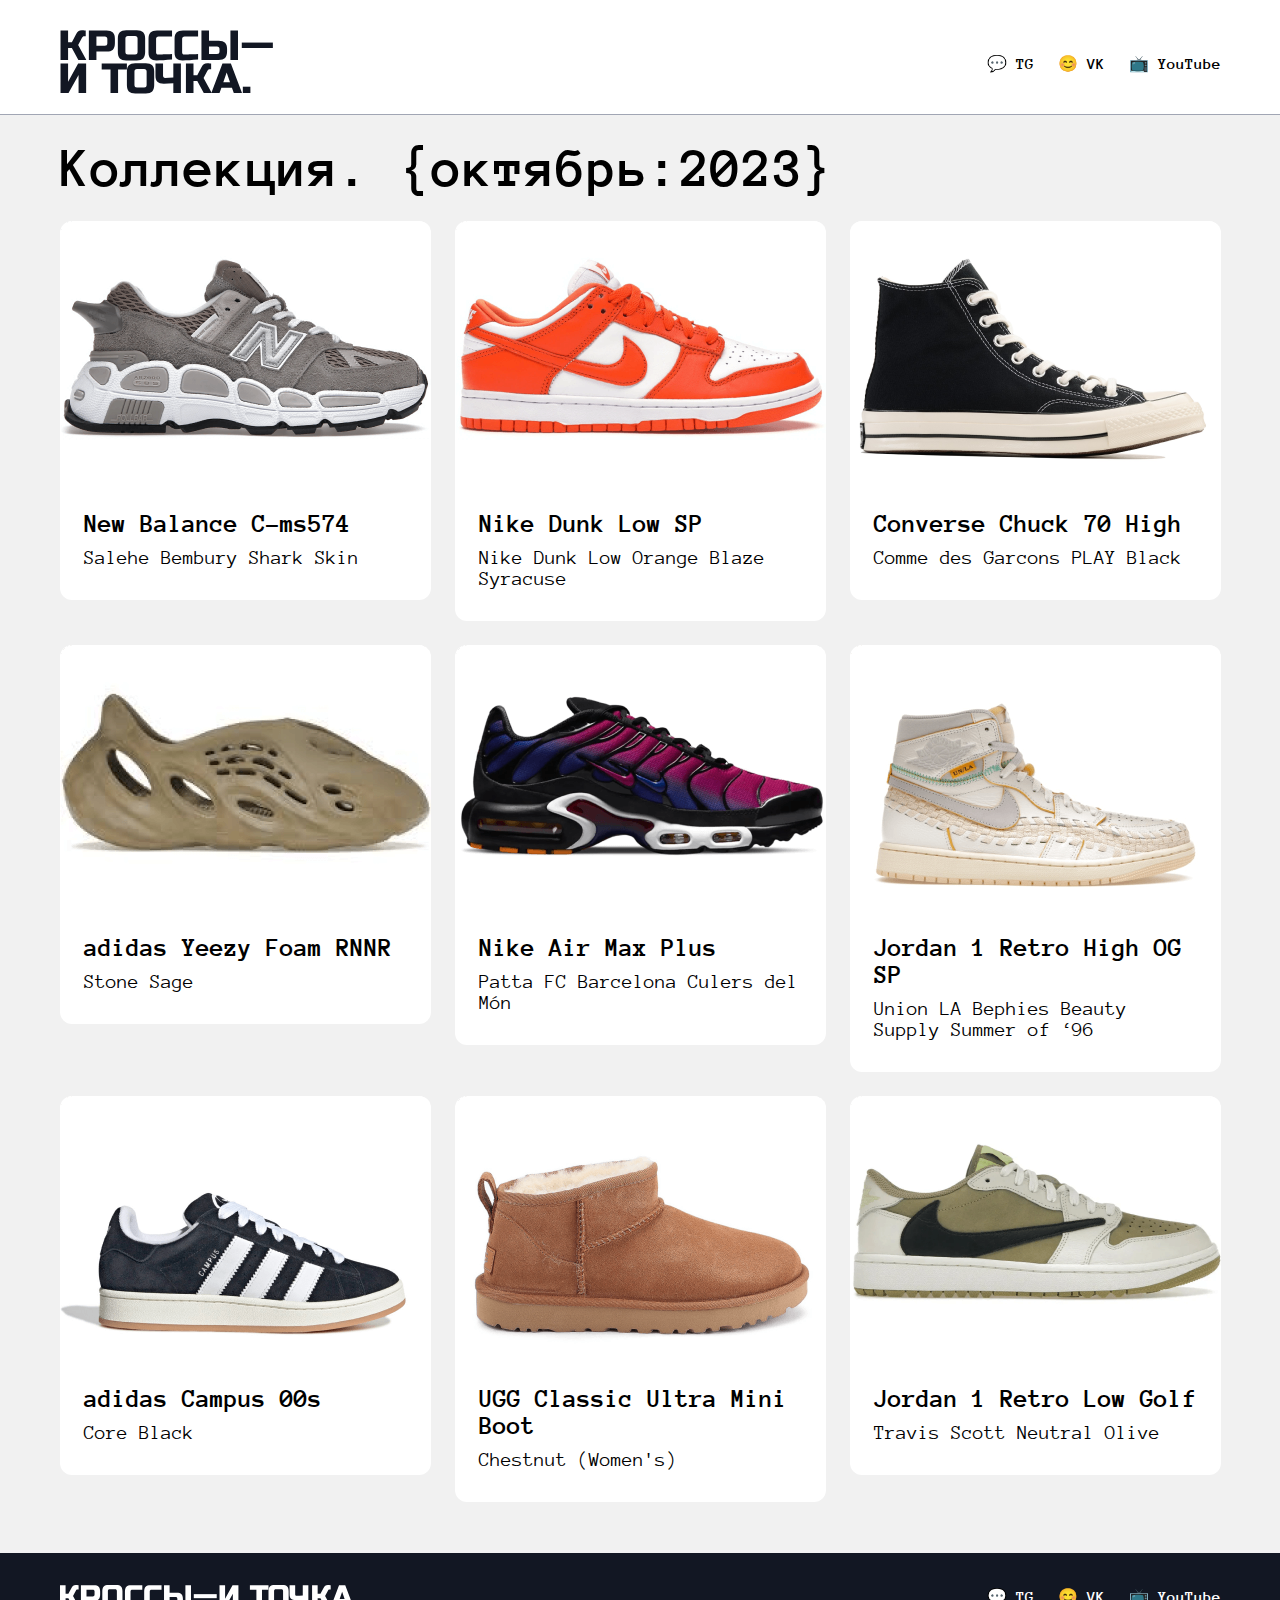
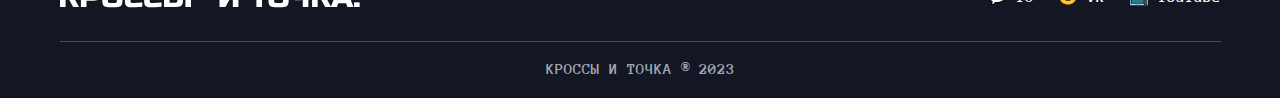
<file: index.html>
<!DOCTYPE html>
<html lang="en">
<head>
    <meta charset="UTF-8">
    <meta name="viewport" content="width=device-width, initial-scale=1.0">
    <title>КРОCСЫ - И ТОЧКА</title>
    <link rel="stylesheet" href="./style.css">
    <link rel="preconnect" href="https://fonts.googleapis.com">
<link rel="preconnect" href="https://fonts.gstatic.com" crossorigin>
<link href="https://fonts.googleapis.com/css2?family=Anonymous+Pro:wght@400;700&family=Forum&family=Inter:wght@100;200;300;400;500;600;700;800;900&display=swap" rel="stylesheet">
</head>
<body>
  <header class="header">
    <div class="container header__container">
      <a href="/index.html"><img src="./img/logo.svg" alt="logo"></a>
      <nav>
        <ul class="nav">
          <li><a href="https://telegram.org/" target="_blank">💬 TG</a></li>
          <li><a href="https://vk.com/" target="_blank">😊 VK</a></li>
          <li><a href="https://youtube.com/" target="_blank">📺 YouTube</a></li>
        </ul>
      </nav>
    </div>
  </header>
  <main class="main">
    <div class="container">
      <h1>Коллекция. {октябрь:2023}</h1>
      <div class="cards">
        <a href="./sneakers/sneaker1.html" class="sneaker sneaker__hover">
          <img src="./img/sn6.png" >
          <div class="sneaker__title">
            <h3>New Balance C-ms574</h3>
            <p>Salehe Bembury Shark Skin</p>
          </div>
        </a>
        
        <a href="./sneakers/sneaker2.html" class="sneaker sneaker__hover">
          <img src="./img/sn7.png" >
          <div class="sneaker__title">
            <h3>Nike Dunk Low SP</h3>
            <p>Nike Dunk Low Orange Blaze Syracuse</p>
          </div>
        </a>
        
        <a href="./sneakers/sneaker3.html" class="sneaker sneaker__hover">
          <img src="./img/conv.png" >
          <div class="sneaker__title">
            <h3>Converse Chuck 70 High</h3>
            <p>Comme des Garcons PLAY Black</p>
          </div>
        </a>
        
        <div class="sneaker">
          <img src="./img/sn9.png">
          <div class="sneaker__title"> 
            <h3>adidas Yeezy Foam RNNR</h3>
            <p>Stone Sage</p>
          </div>
        </div>
        <div class="sneaker">
          <img src="./img/sn1.png">
          <div class="sneaker__title">
            <h3>Nike Air Max Plus</h3>
            <p>Patta FC Barcelona Culers del Món</p>
          </div>
        </div>
        <div class="sneaker">
          <img src="./img/sn2.png">
          <div class="sneaker__title">
            <h3>Jordan 1 Retro High OG SP</h3> 
            <p>Union LA Bephies Beauty Supply Summer of ‘96</p>
          </div>
        </div>
        <div class="sneaker">
          <img src="./img/sn3.png">
          <div class="sneaker__title"> 
            <h3>adidas Campus 00s</h3>
            <p>Core Black</p>
          </div>
        </div>
        <div class="sneaker">
          <img src="./img/sn5.png">
          <div class="sneaker__title"> 
            <h3>UGG Classic Ultra Mini Boot</h3>
            <p>Chestnut (Women's)</p>
          </div>
        </div>
        <div class="sneaker">
          <img src="./img/sn8.png">
          <div class="sneaker__title"> 
            <h3>Jordan 1 Retro Low Golf</h3>
            <p>Travis Scott Neutral Olive</p>
          </div>
        </div>
      </div>
  
      </div>
  </main>
  <footer class="footer">
    <div class="container footer__container">
      <div class="footer__up">
        <img src="./img/footer_logo.svg" alt="logo">
        <nav>
          <ul class="nav">
            <li><a href="https://telegram.org/" target="_blank">💬 TG</a></li>
            <li><a href="https://vk.com/" target="_blank">😊 VK</a></li>
            <li><a href="https://youtube.com/" target="_blank">📺 YouTube</a></li>
          </ul>
        </nav>
      </div> 
      <h4>Кроссы и точка ® 2023</h4>
    </div>
  </footer>
  
</body>
</html>
</file>
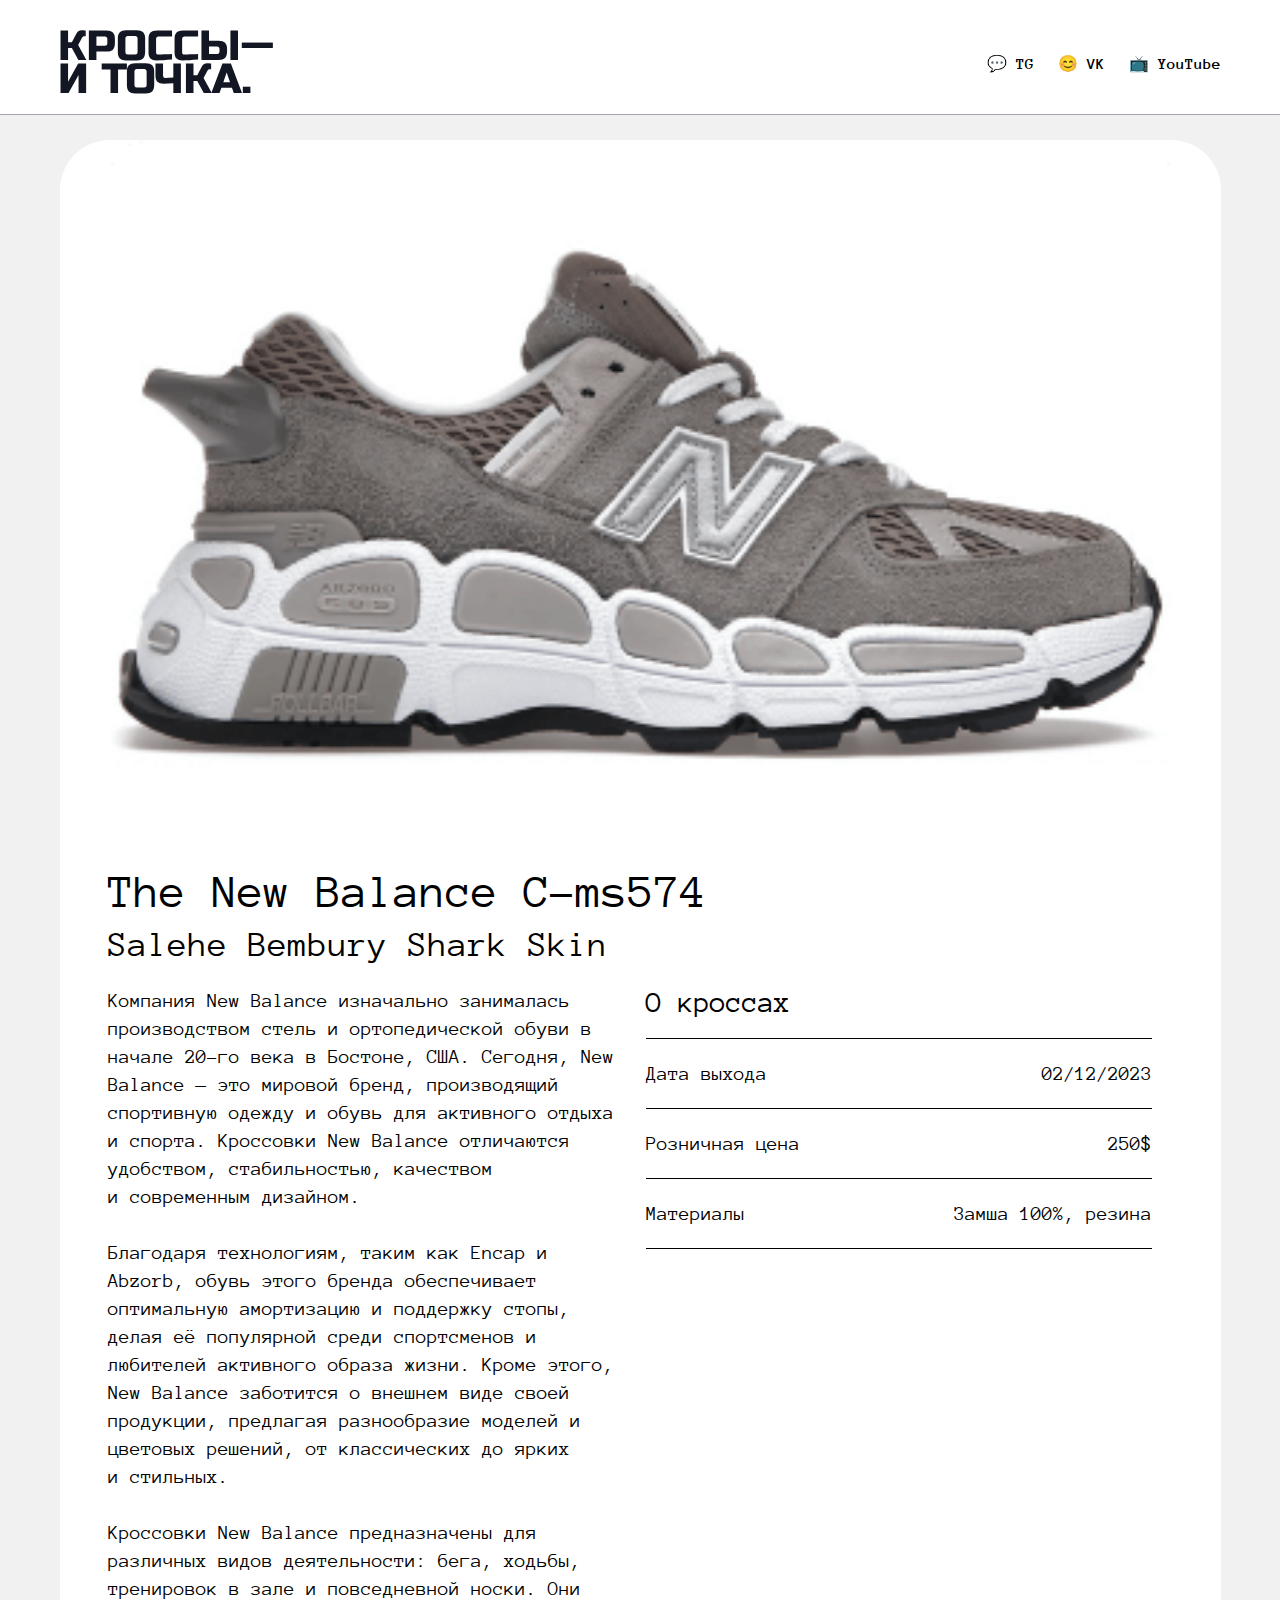
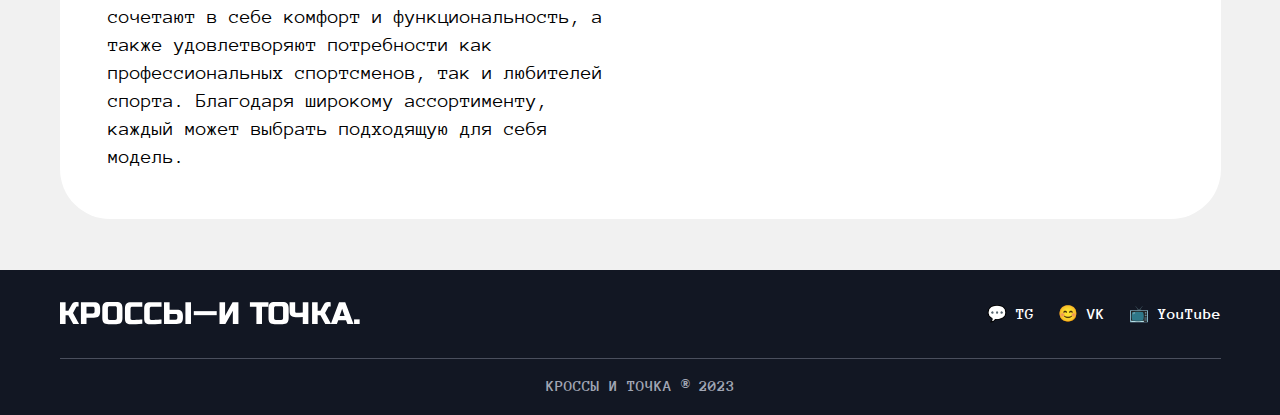
<file: sneakers/sneaker1.html>
<!DOCTYPE html>
<html lang="en">
<head>
    <meta charset="UTF-8">
    <meta name="viewport" content="width=device-width, initial-scale=1.0">
    <title>КРОCСЫ - И ТОЧКА</title>
    <link rel="stylesheet" href="../style.css">
    <link rel="preconnect" href="https://fonts.googleapis.com">
<link rel="preconnect" href="https://fonts.gstatic.com" crossorigin>
<link href="https://fonts.googleapis.com/css2?family=Anonymous+Pro:wght@400;700&family=Forum&family=Inter:wght@100;200;300;400;500;600;700;800;900&display=swap" rel="stylesheet">
</head>
<body>
  <header class="header">
    <div class="container header__container">
      <a href="../index.html"><img src="../img/logo.svg" alt="logo"></a>
      <nav>
        <ul class="nav">
          <li><a href="https://telegram.org/">💬 TG</a></li>
          <li><a href="https://vk.com/">😊 VK</a></li>
          <li><a href="https://youtube.com/">📺 YouTube</a></li>
        </ul>
      </nav>
    </div>
  </header>
  <main class="main">
    <div class="container">
        <div class="nike">
          <img src="../img/sn6.png" >
          <div class="solo__title">
            <h3>The New Balance C-ms574</h3>
            <p>Salehe Bembury Shark Skin</p>
          </div>
          <div class="description">
            <p class="description__about">Компания New Balance изначально занималась производством стель и ортопедической обуви в начале 20-го века в Бостоне, США. Сегодня, New Balance — это мировой бренд, производящий спортивную одежду и обувь для активного отдыха и спорта. Кроссовки New Balance отличаются удобством, стабильностью, качеством и современным дизайном.<br>
                <br>
                Благодаря технологиям, таким как Encap и Abzorb, обувь этого бренда обеспечивает оптимальную амортизацию и поддержку стопы, делая её популярной среди спортсменов и любителей активного образа жизни. Кроме этого, New Balance заботится о внешнем виде своей продукции, предлагая разнообразие моделей и цветовых решений, от классических до ярких и стильных.
<br>
                <br>
                Кроссовки New Balance предназначены для различных видов деятельности: бега, ходьбы, тренировок в зале и повседневной носки. Они сочетают в себе комфорт и функциональность, а также удовлетворяют потребности как профессиональных спортсменов, так и любителей спорта. Благодаря широкому ассортименту, каждый может выбрать подходящую для себя модель.</p>
                <div class="description__product">
                    <h3 class="description__product_title">О кроссах</h3>
                    <div class="description__product_box">
                        <span>Дата выхода</span>
                        <span>02/12/2023</span>
                    </div>
                    <div class="description__product_box">
                        <span>Розничная цена</span>
                        <span>250$</span>
                    </div>
                    <div class="description__product_box">
                        <span>Материалы</span>
                        <span>Замша 100%, резина</span>
                    </div>
                </div>
          </div>
        </div>
  </main>
  <footer class="footer">
    <div class="container footer__container">
      <div class="footer__up">
        <img src="../img/footer_logo.svg" alt="logo">
        <nav>
          <ul class="nav">
            <li><a href="https://telegram.org/">💬 TG</a></li>
            <li><a href="https://vk.com/">😊 VK</a></li>
            <li><a href="https://youtube.com/">📺 YouTube</a></li>
          </ul>
        </nav>
      </div> 
      <h4>Кроссы и точка ® 2023</h4>
    </div>
  </footer>
  
</body>
</html>
</file>
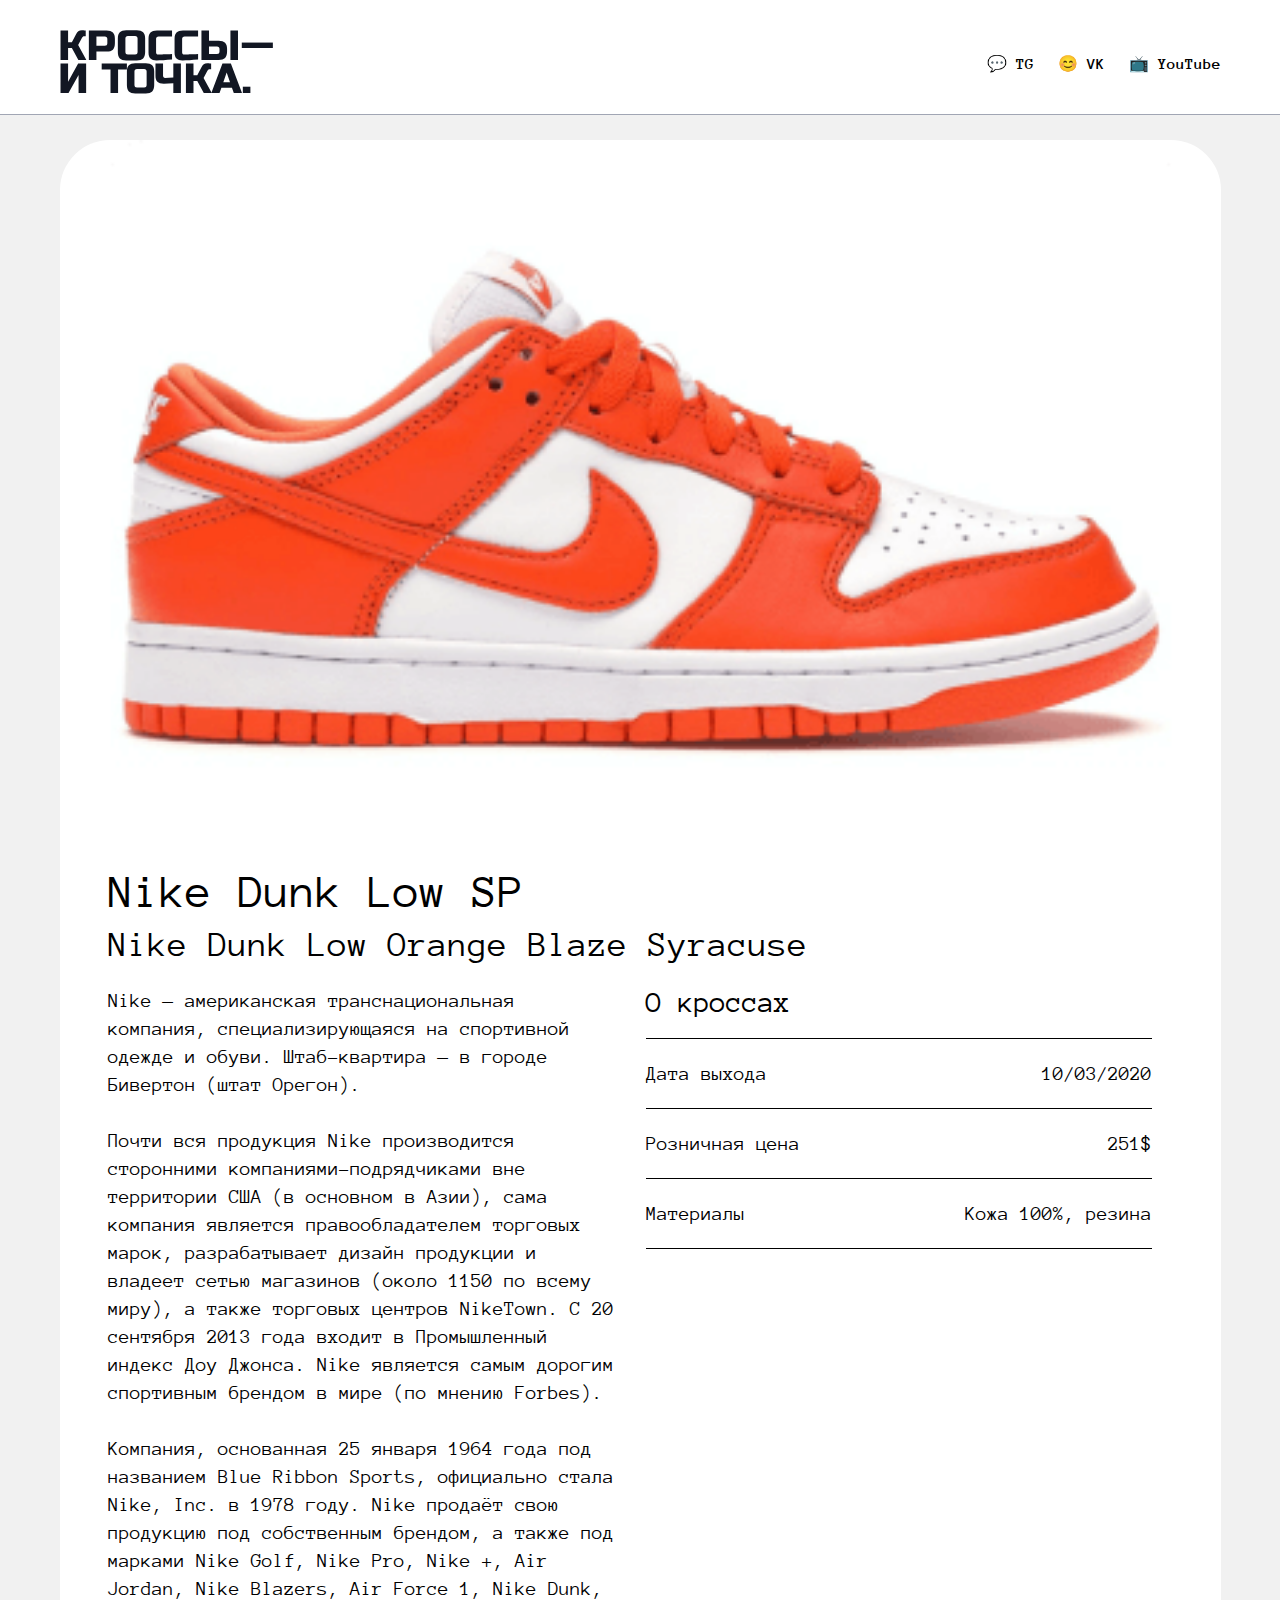
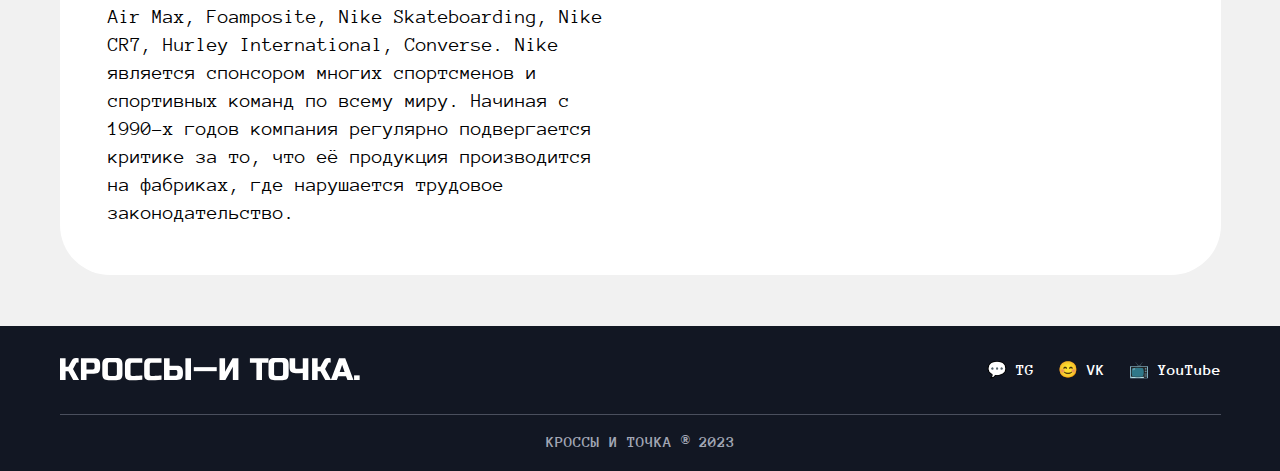
<file: sneakers/sneaker2.html>
<!DOCTYPE html>
<html lang="en">
<head>
    <meta charset="UTF-8">
    <meta name="viewport" content="width=device-width, initial-scale=1.0">
    <title>КРОCСЫ - И ТОЧКА</title>
    <link rel="stylesheet" href="../style.css">
    <link rel="preconnect" href="https://fonts.googleapis.com">
<link rel="preconnect" href="https://fonts.gstatic.com" crossorigin>
<link href="https://fonts.googleapis.com/css2?family=Anonymous+Pro:wght@400;700&family=Forum&family=Inter:wght@100;200;300;400;500;600;700;800;900&display=swap" rel="stylesheet">
</head>
<body>
  <header class="header">
    <div class="container header__container">
      <a href="../index.html"><img src="../img/logo.svg" alt="logo"></a>
      <nav>
        <ul class="nav">
          <li><a href="https://telegram.org/">💬 TG</a></li>
          <li><a href="https://vk.com/">😊 VK</a></li>
          <li><a href="https://youtube.com/">📺 YouTube</a></li>
        </ul>
      </nav>
    </div>
  </header>
  <main class="main">
    <div class="container">
        <div class="nike">
          <img src="../img/sn7.png" >
          <div class="solo__title">
            <h3>Nike Dunk Low SP</h3>
            <p>Nike Dunk Low Orange Blaze Syracuse</p>
          </div>
          <div class="description">
            <p class="description__about">Nike — американская транснациональная компания, специализирующаяся на спортивной одежде и обуви. Штаб-квартира — в городе Бивертон (штат Орегон).<br>
                <br>
                Почти вся продукция Nike производится сторонними компаниями-подрядчиками вне территории США (в основном в Азии), сама компания является правообладателем торговых марок, разрабатывает дизайн продукции и владеет сетью магазинов (около 1150 по всему миру), а также торговых центров NikeTown. С 20 сентября 2013 года входит в Промышленный индекс Доу Джонса. Nike является самым дорогим спортивным брендом в мире (по мнению Forbes).<br>
                <br>
                Компания, основанная 25 января 1964 года под названием Blue Ribbon Sports, официально стала Nike, Inc. в 1978 году. Nike продаёт свою продукцию под собственным брендом, а также под марками Nike Golf, Nike Pro, Nike +, Air Jordan, Nike Blazers, Air Force 1, Nike Dunk, Air Max, Foamposite, Nike Skateboarding, Nike CR7, Hurley International, Converse. Nike является спонсором многих спортсменов и спортивных команд по всему миру. Начиная с 1990-х годов компания регулярно подвергается критике за то, что её продукция производится на фабриках, где нарушается трудовое законодательство.</p>
                <div class="description__product">
                    <h3 class="description__product_title">О кроссах</h3>
                    <div class="description__product_box">
                        <span>Дата выхода</span>
                        <span>10/03/2020</span>
                    </div>
                    <div class="description__product_box">
                        <span>Розничная цена</span>
                        <span>251$</span>
                    </div>
                    <div class="description__product_box">
                        <span>Материалы</span>
                        <span>Кожа 100%, резина</span>
                    </div>
                </div>
          </div>
        </div>
  </main>
  <footer class="footer">
    <div class="container footer__container">
      <div class="footer__up">
        <img src="../img/footer_logo.svg" alt="logo">
        <nav>
          <ul class="nav">
            <li><a href="https://telegram.org/">💬 TG</a></li>
            <li><a href="https://vk.com/">😊 VK</a></li>
            <li><a href="https://youtube.com/">📺 YouTube</a></li>
          </ul>
        </nav>
      </div> 
      <h4>Кроссы и точка ® 2023</h4>
    </div>
  </footer>
  
</body>
</html>
</file>
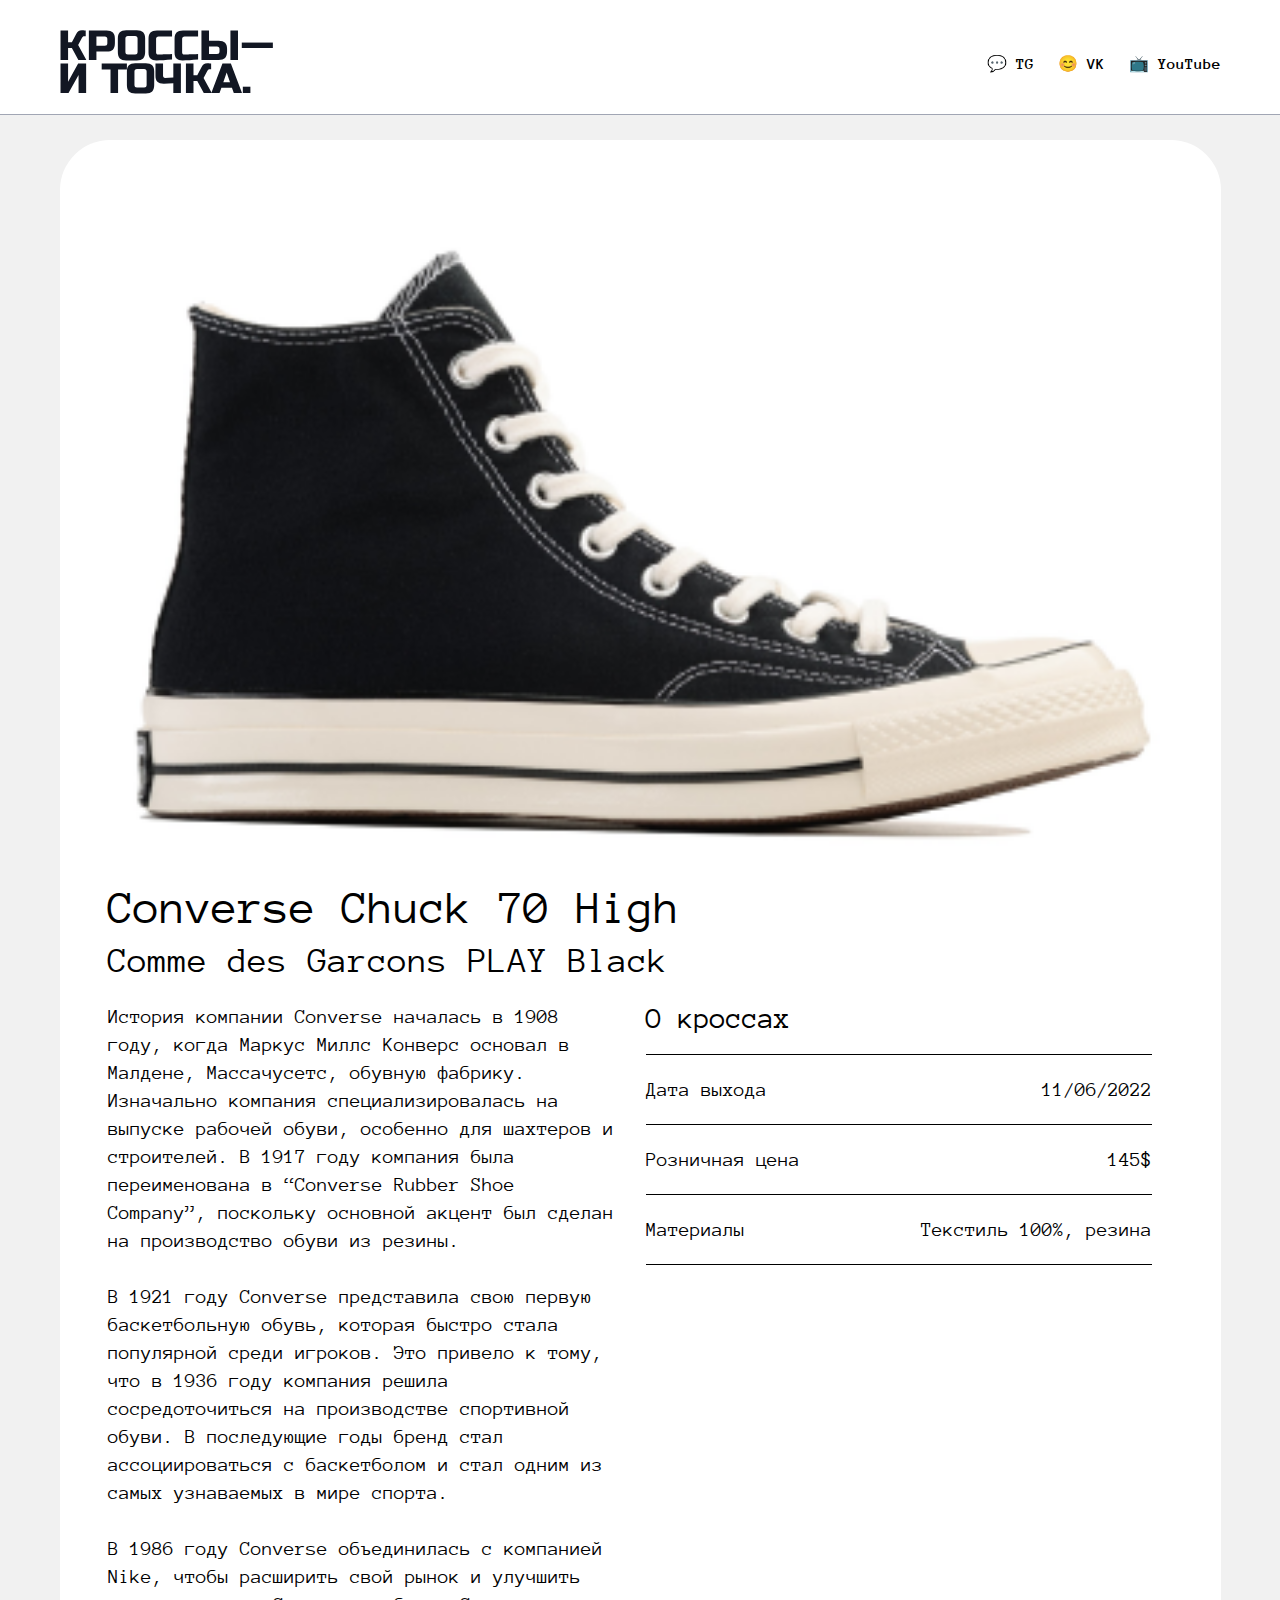
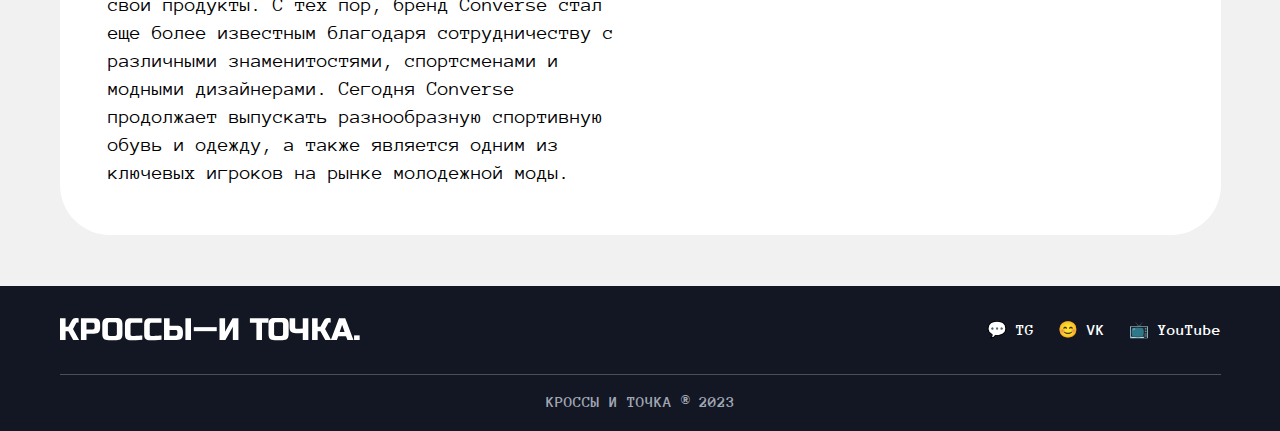
<file: sneakers/sneaker3.html>
<!DOCTYPE html>
<html lang="en">
<head>
    <meta charset="UTF-8">
    <meta name="viewport" content="width=device-width, initial-scale=1.0">
    <title>КРОCСЫ - И ТОЧКА</title>
    <link rel="stylesheet" href="../style.css">
    <link rel="preconnect" href="https://fonts.googleapis.com">
<link rel="preconnect" href="https://fonts.gstatic.com" crossorigin>
<link href="https://fonts.googleapis.com/css2?family=Anonymous+Pro:wght@400;700&family=Forum&family=Inter:wght@100;200;300;400;500;600;700;800;900&display=swap" rel="stylesheet">
</head>
<body>
  <header class="header">
    <div class="container header__container">
      <a href="../index.html"><img src="../img/logo.svg" alt="logo"></a>
      <nav>
        <ul class="nav">
          <li><a href="https://telegram.org/">💬 TG</a></li>
          <li><a href="https://vk.com/">😊 VK</a></li>
          <li><a href="https://youtube.com/">📺 YouTube</a></li>
        </ul>
      </nav>
    </div>
  </header>
  <main class="main">
    <div class="container">
        <div class="nike">
          <img src="../img/conv.png" >
          <div class="solo__title">
            <h3>Converse Chuck 70 High</h3>
            <p>Comme des Garcons PLAY Black</p>
          </div>
          <div class="description">
            <p class="description__about">История компании Converse началась в 1908 году, когда Маркус Миллс Конверс основал в Малдене, Массачусетс, обувную фабрику. Изначально компания специализировалась на выпуске рабочей обуви, особенно для шахтеров и строителей. В 1917 году компания была переименована в “Converse Rubber Shoe Company”, поскольку основной акцент был сделан на производство обуви из резины.<br>
                <br>
                В 1921 году Converse представила свою первую баскетбольную обувь, которая быстро стала популярной среди игроков. Это привело к тому, что в 1936 году компания решила сосредоточиться на производстве спортивной обуви. В последующие годы бренд стал ассоциироваться с баскетболом и стал одним из самых узнаваемых в мире спорта.<br>
                <br>
                В 1986 году Converse объединилась с компанией Nike, чтобы расширить свой рынок и улучшить свои продукты. С тех пор, бренд Converse стал еще более известным благодаря сотрудничеству с различными знаменитостями, спортсменами и модными дизайнерами. Сегодня Converse продолжает выпускать разнообразную спортивную обувь и одежду, а также является одним из ключевых игроков на рынке молодежной моды.</p>
                <div class="description__product">
                    <h3 class="description__product_title">О кроссах</h3>
                    <div class="description__product_box">
                        <span>Дата выхода</span>
                        <span>11/06/2022</span>
                    </div>
                    <div class="description__product_box">
                        <span>Розничная цена</span>
                        <span>145$</span>
                    </div>
                    <div class="description__product_box">
                        <span>Материалы</span>
                        <span>Текстиль 100%, резина</span>
                    </div>
                </div>
          </div>
        </div>
  </main>
  <footer class="footer">
    <div class="container footer__container">
      <div class="footer__up">
        <img src="../img/footer_logo.svg" alt="logo">
        <nav>
          <ul class="nav">
            <li><a href="https://telegram.org/">💬 TG</a></li>
            <li><a href="https://vk.com/">😊 VK</a></li>
            <li><a href="https://youtube.com/">📺 YouTube</a></li>
          </ul>
        </nav>
      </div> 
      <h4>Кроссы и точка ® 2023</h4>
    </div>
  </footer>
  
</body>
</html>
</file>
<file: style.css>
*{
  box-sizing: border-box;
  margin: 0;
}
a{
  text-decoration: none;
}
li{
  list-style: none;
}

body{
  font-family: "Anonymous Pro", sans-serif;
  background-color: #F1F1F1;
}
main{
  margin-top: 25px;
}
h1 {
    font-size: 56px;
}
h2 {
	font-size: 48px;
}

h3 {
  
	font-size: 26px;
}
h4{
  font-size: 16px;
  text-transform: uppercase;
  color: #A1A6B4;
  text-align: center;
  padding-bottom: 21px;
  border-top: 1px solid rgba(161, 166, 180, 0.4);
  padding-top: 18px;
}
p {

  font-family: "Anonymous Pro", sans-serif;
  font-size: 20px;
}


.container {
  max-width: 1161px;
  width: 100%;
  margin: 0 auto;
}
.header{
  padding-top: 30px;
  padding-bottom: 17px;
  border-bottom: 1px solid #A1A6B4;
  background-color: white;
  position: sticky;
  width: 100%;
  top: 0;
  left: 0;
  z-index: 999;
}
.header__container{
  display: flex;
  justify-content: space-between;
  align-items: center;
 
}
.footer{
  margin-top: 51px;
  padding-top: 32.31px;
  background-color: #121723;
}
.footer__up{
  display: flex;
  justify-content: space-between;
  align-items: center;
  padding-bottom: 32.99px;
}
.header__container a{
  color: black;
}

.footer__container a{
  color: white;
}
.nav a:hover{
  color: green;
  transition: .5s;
}

.cards{
  margin-top: 24px;
  display: flex;
  flex-wrap: wrap;
 column-gap: 24px;
 row-gap: 24px;
 justify-content: center;
 align-items: flex-start;
 
}
.sneaker{
width: 100%;
max-width: 371px;
background-color: white;
border-radius: 12px;
color: black;
overflow: hidden;
}


.sneaker__title{
padding: 32px 24px;
display: flex;
flex-direction: column;
gap: 10px;
}
.nav{
  display: flex;
  flex-direction: row;
  gap: 24px;
  font-weight: bold; 
  padding: 0;
}

.sneaker__hover:hover{
  background-color: #F1F1F1;
  box-shadow: 0px 0px 8px 7px rgba(34, 60, 80, 0.26);
  transform: translateY(-10px);
  transition: 0.3s ease-in-out;

}

/* здесь начинается код для отдельного кроссовка sneaker html*/

.nike{
  background-color: white;
  display: flex;
  flex-direction: column;
  padding: 0 48px;
  border-radius: 50px;
}
.solo__title{
  padding-bottom: 24px;
  display: flex;
  flex-direction: column;
  gap: 10px;
  }
.solo__title h3{
  font-size: 48px;
  font-weight: 400;
}
.solo__title p{
  font-size: 36px;
  
}
.description{
  display: flex;
  flex-wrap: wrap;
  gap: 32px;

}
.description__about{
  max-width: 506px;
  width: 100%;
  font-size: 20px;
  line-height: 28px;
  padding-bottom: 48px;
}
.description__product{
  width: 506px;
  display: flex;
  flex-direction: column;
  gap: 24px;
}
.description__product_title{
  font-size: 30px;
  font-weight: 400;
  padding-bottom: 20px;
  border-bottom: 1px solid black;
}
.description__product_box{
  display: flex;
  justify-content: space-between;
  padding-bottom: 24px;
  border-bottom: 1px solid black;
}
.description__product_box span{
  font-size: 20px;
}

@media (max-width: 1178px){
  h1{
    text-align: center;
  }
}

@media (max-width: 900px){
  .header__container img{
    max-width: 85%;
    width: 100%
  }
  .header__container{
    flex-wrap: wrap;
    justify-content: center;
    gap: 10px;
  }
  .footer__up{
    justify-content: center;
    flex-wrap: wrap;
    gap: 25px;
    padding-bottom: 25px;
  }
  .footer__up img{
    max-width: 100%;
    
  }
  .cards img{
    max-width: 371px;
    width: 100%;
  }
  
  h1{
    font-size: 35px;
  }
}
@media (max-width: 500px){
  main{
    padding: 0 16px;
  }
  .nike {
    padding: 0 24px 24px;
    border-radius: 12px;
}
  .description {
    gap: 32px;
}
.solo__title {
  gap: 26px;
}
  .solo__title h3 {
    font-size: 32px;
}
.solo__title p {
  font-size: 20px;
}
.description__about {
  font-size: 16px;
  padding: 0;
}
.description__product_title {
  font-size: 24px;
}
.description__product_box span {
  font-size: 16px;
}
}
</file>
